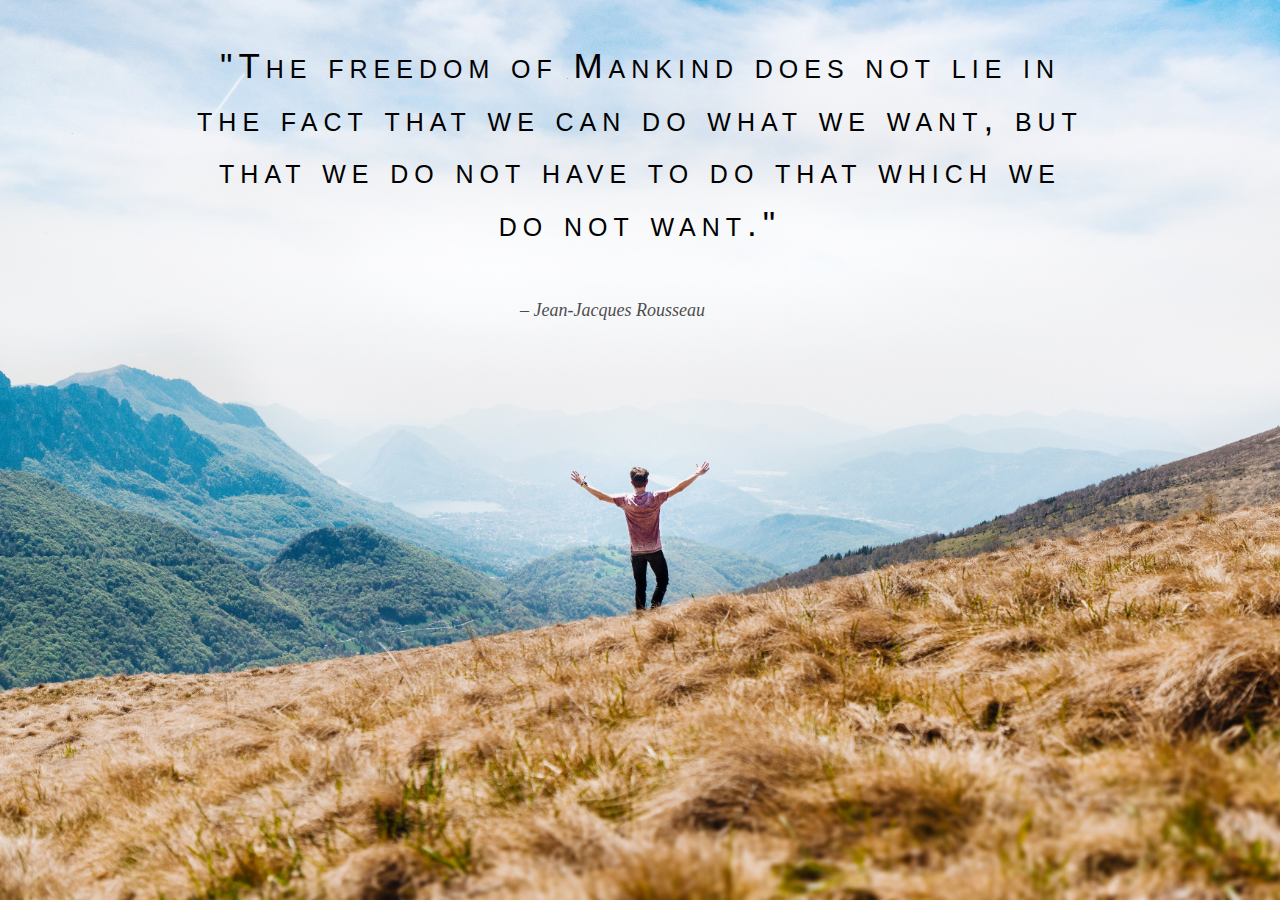
<file: index.html>
<!DOCTYPE html>
<html>
<head>
  <meta charset="utf-8">
  <title></title>
  <meta name="viewport" content="width=device-width, initial-scale=1">
  <link rel="stylesheet" type="text/css" href="main.css">
   <link href="https://maxcdn.bootstrapcdn.com/font-awesome/4.7.0/css/font-awesome.min.css" rel="stylesheet">
</head>
<body>
 <div>
   <p>"The freedom of Mankind does not lie in the fact that we can do what we want, but that we do not have to do that which we do not want."</p>
   <span>– Jean-Jacques Rousseau</span>
 </div>
</body>
</html>
</file>
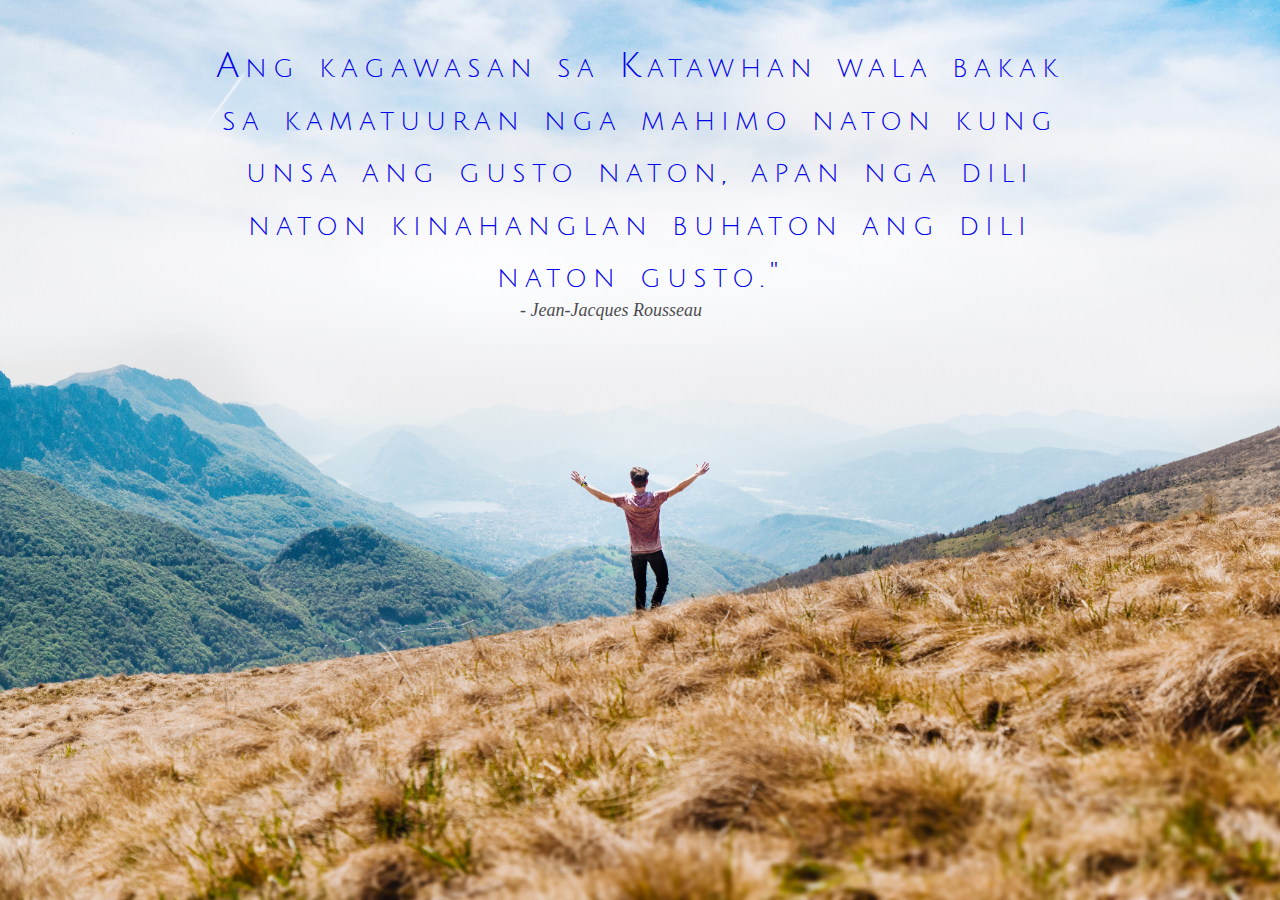
<file: cebuano.html>
<!DOCTYPE html>
<html>
<head>
  <meta charset="utf-8">
  <title></title>
  <meta name="viewport" content="width=device-width, initial-scale=1">
  <link rel="stylesheet" type="text/css" href="main.css">
   <link href="https://fonts.googleapis.com/css?family=Julius+Sans+One&display=swap" rel="stylesheet">
</head>
<body>
 <div>
   <p><a href="index.html" title="English">Ang kagawasan sa Katawhan wala bakak sa kamatuuran nga mahimo naton kung unsa ang gusto naton, apan nga dili naton kinahanglan buhaton ang dili naton gusto."</a></p>
   <span>- Jean-Jacques Rousseau</span>
 </div>
</body>
</html>
</file>
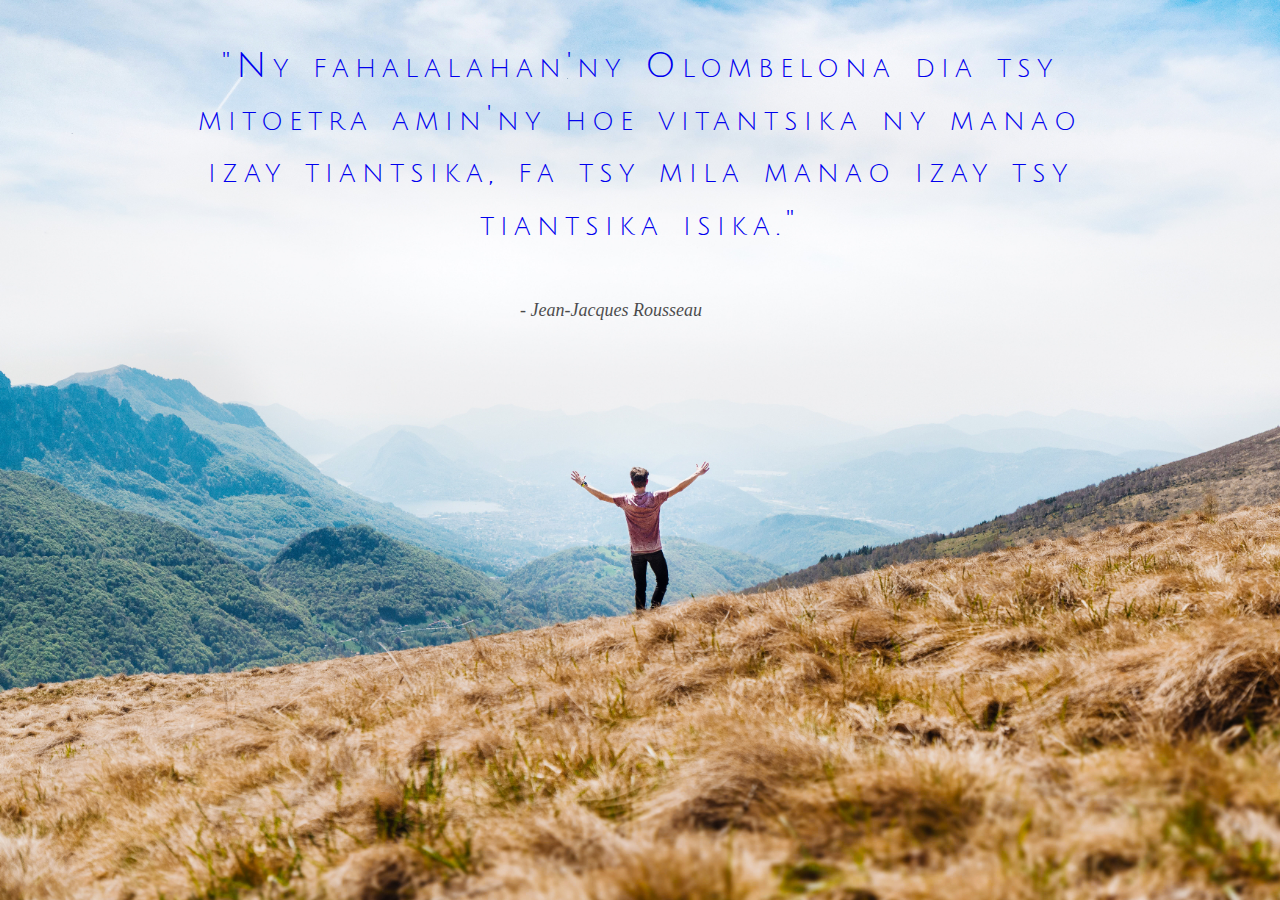
<file: malagaszi.html>
<!DOCTYPE html>
<html>
<head>
  <meta charset="utf-8">
  <title></title>
  <meta name="viewport" content="width=device-width, initial-scale=1">
  <link rel="stylesheet" type="text/css" href="main.css">
   <link href="https://fonts.googleapis.com/css?family=Julius+Sans+One&display=swap" rel="stylesheet">
</head>
<body>
 <div>
   <p><a href="cebuano.html" title="Cebuano">"Ny fahalalahan'ny Olombelona dia tsy mitoetra amin'ny hoe vitantsika ny manao izay tiantsika, fa tsy mila manao izay tsy tiantsika isika."</a></p>
   <span>- Jean-Jacques Rousseau</span>
 </div>
</body>
</html>
</file>
<file: main.css>
body {
  display: flex;
  justify-content:space-around;
  align-items:center;
  
  background: url("assets/freedom.jpg") no-repeat center center fixed;
  background-size: cover;
  margin:0;
  padding:0;
} 
div {
  height: 200px;
  width: auto;
  padding-top:40px;
}
p {
  width: 900px;
  height: 260px;
  font-variant: small-caps; 
  text-align: center;
  margin:0;
  padding:0;
  font-family: 'Julius Sans One', sans-serif;
  font-size: 35px;
  letter-spacing: 6px;
  line-height: 1.5;
  font-stretch: ultra-expanded;
}
a {
  text-decoration: none;
}
a:hover{
  color:red;
  font-weight: bold;
}

span {
  width: 80px;
  height: 1em;
  font-style: italic;
  font-size: 18px;
  color:black;
  opacity: 0.7;
  margin-top:0;
  padding:0; 
  margin-left: 330px;
}
</file>
